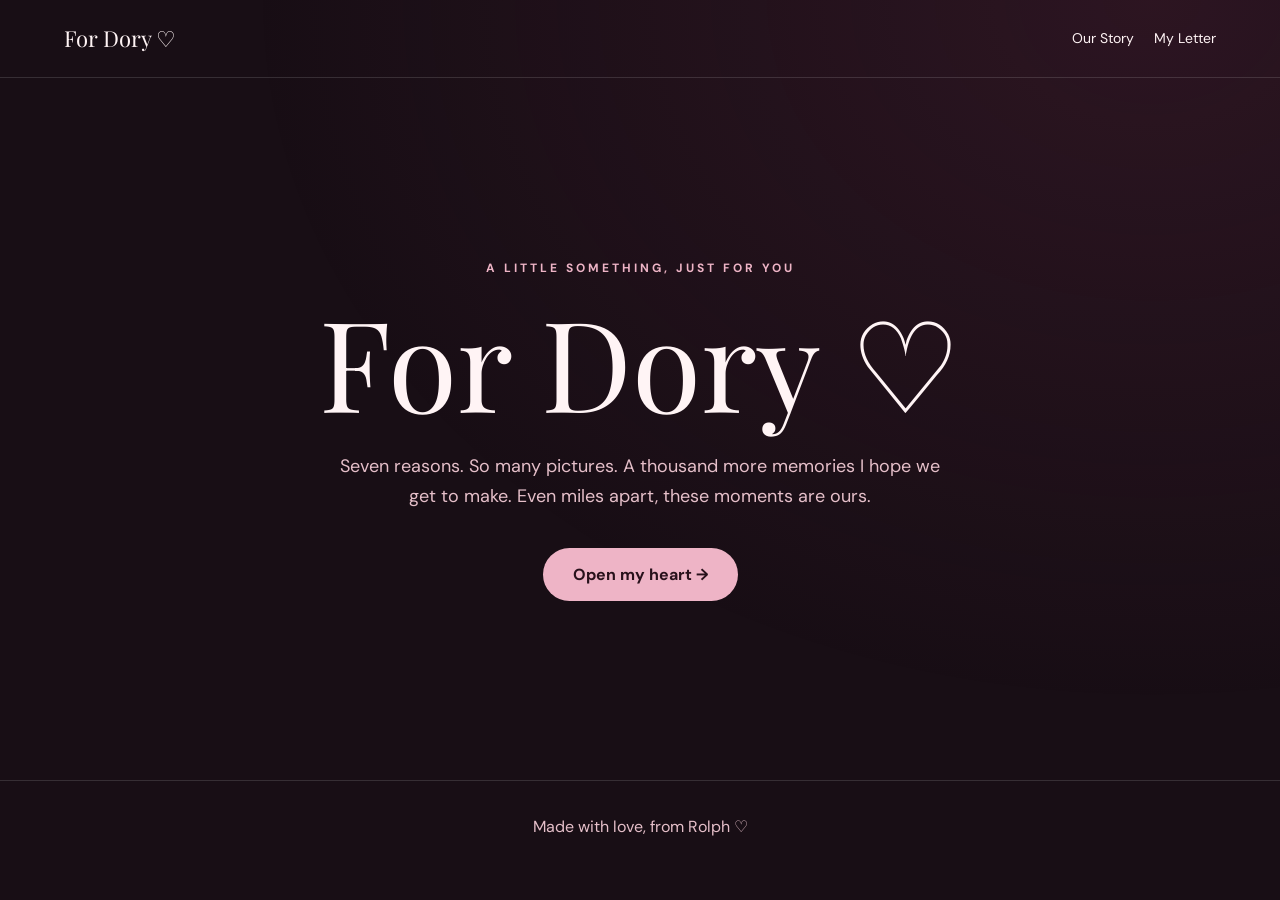
<file: index.html>
<!doctype html><html lang="en"><head><meta charset="utf-8"><meta name="viewport" content="width=device-width,initial-scale=1"><meta name="theme-color" content="#180e15"><title>For Dory ♡</title><link rel="stylesheet" href="style.css"></head><body><nav><a class="brand" href="index.html">For Dory ♡</a><div class="navlinks"><a href="memories.html">Our Story</a><a href="letter.html">My Letter</a></div></nav><main class="hero"><div><div class="eyebrow">A little something, just for you</div><h1>For Dory ♡</h1><p>Seven reasons. So many pictures. A thousand more memories I hope we get to make. Even miles apart, these moments are ours.</p><a class="btn" href="memories.html">Open my heart →</a></div></main><footer class="foot">Made with love, from Rolph ♡</footer></body></html>
</file>
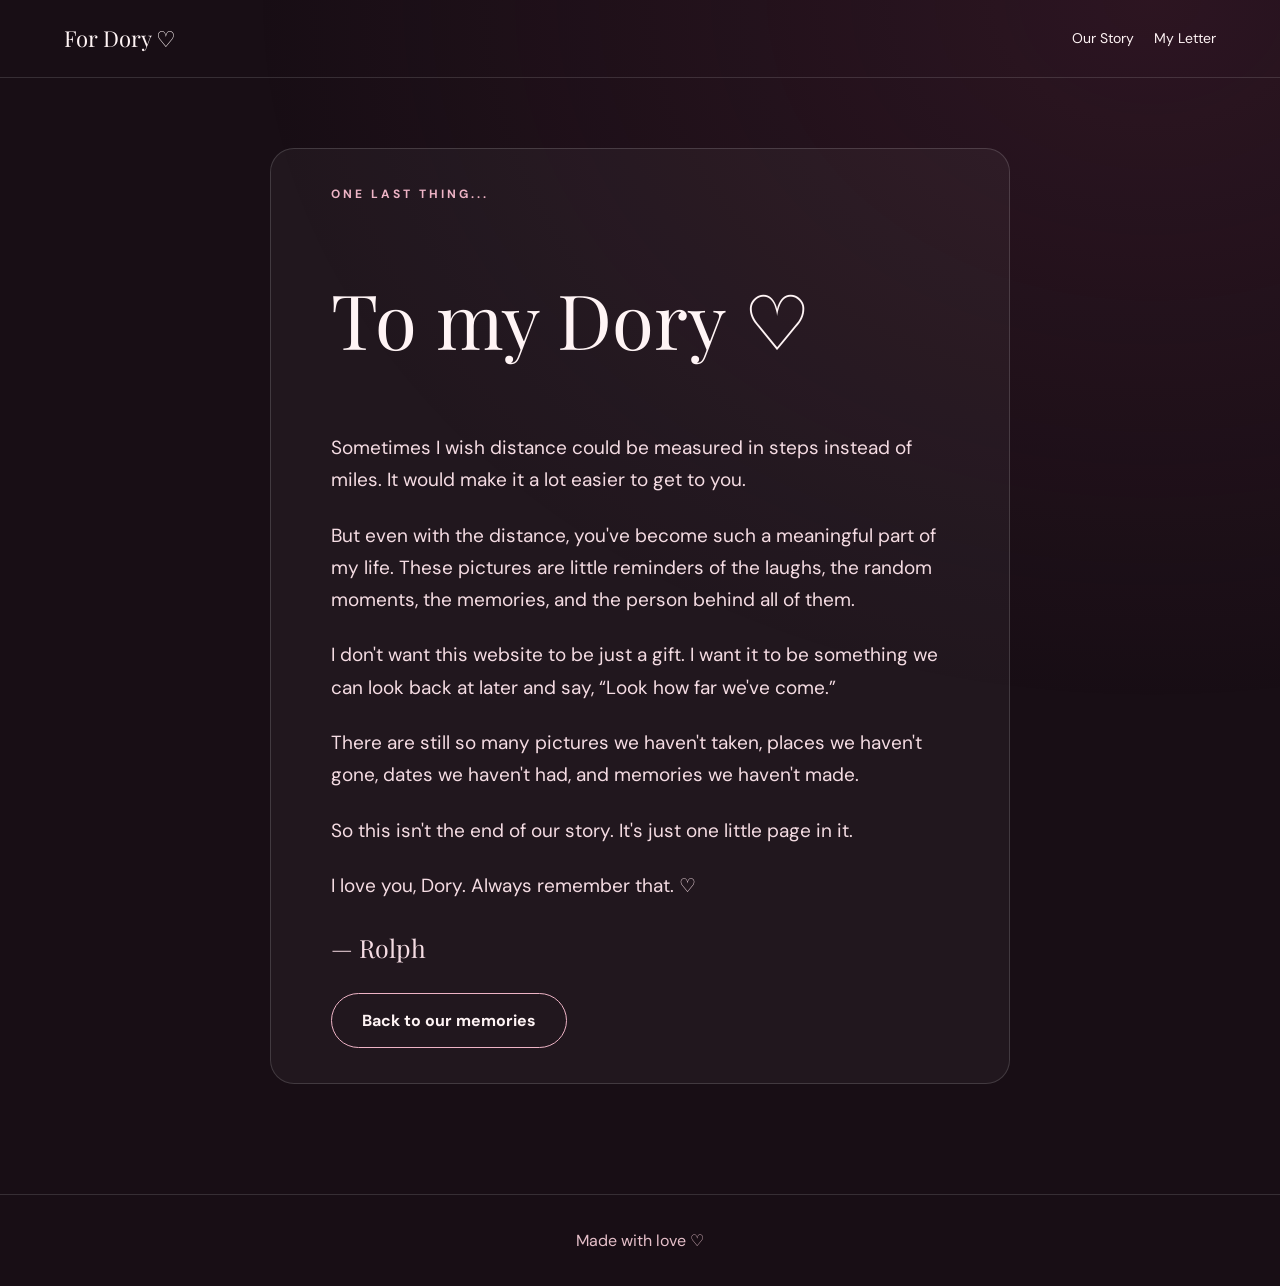
<file: letter.html>
<!doctype html><html lang="en"><head><meta charset="utf-8"><meta name="viewport" content="width=device-width,initial-scale=1"><meta name="theme-color" content="#180e15"><title>A Letter for Dory</title><link rel="stylesheet" href="style.css"></head><body><nav><a class="brand" href="index.html">For Dory ♡</a><div class="navlinks"><a href="memories.html">Our Story</a><a href="letter.html">My Letter</a></div></nav><main class="container"><article class="letter"><div class="eyebrow">One last thing...</div><h1>To my Dory ♡</h1><p>Sometimes I wish distance could be measured in steps instead of miles. It would make it a lot easier to get to you.</p><p>But even with the distance, you've become such a meaningful part of my life. These pictures are little reminders of the laughs, the random moments, the memories, and the person behind all of them.</p><p>I don't want this website to be just a gift. I want it to be something we can look back at later and say, “Look how far we've come.”</p><p>There are still so many pictures we haven't taken, places we haven't gone, dates we haven't had, and memories we haven't made.</p><p>So this isn't the end of our story. It's just one little page in it.</p><p>I love you, Dory. Always remember that. ♡</p><p style="font-family:'Playfair Display',serif;font-size:25px">— Rolph</p><a class="btn outline" href="memories.html">Back to our memories</a></article></main><footer class="foot">Made with love ♡</footer></body></html>
</file>
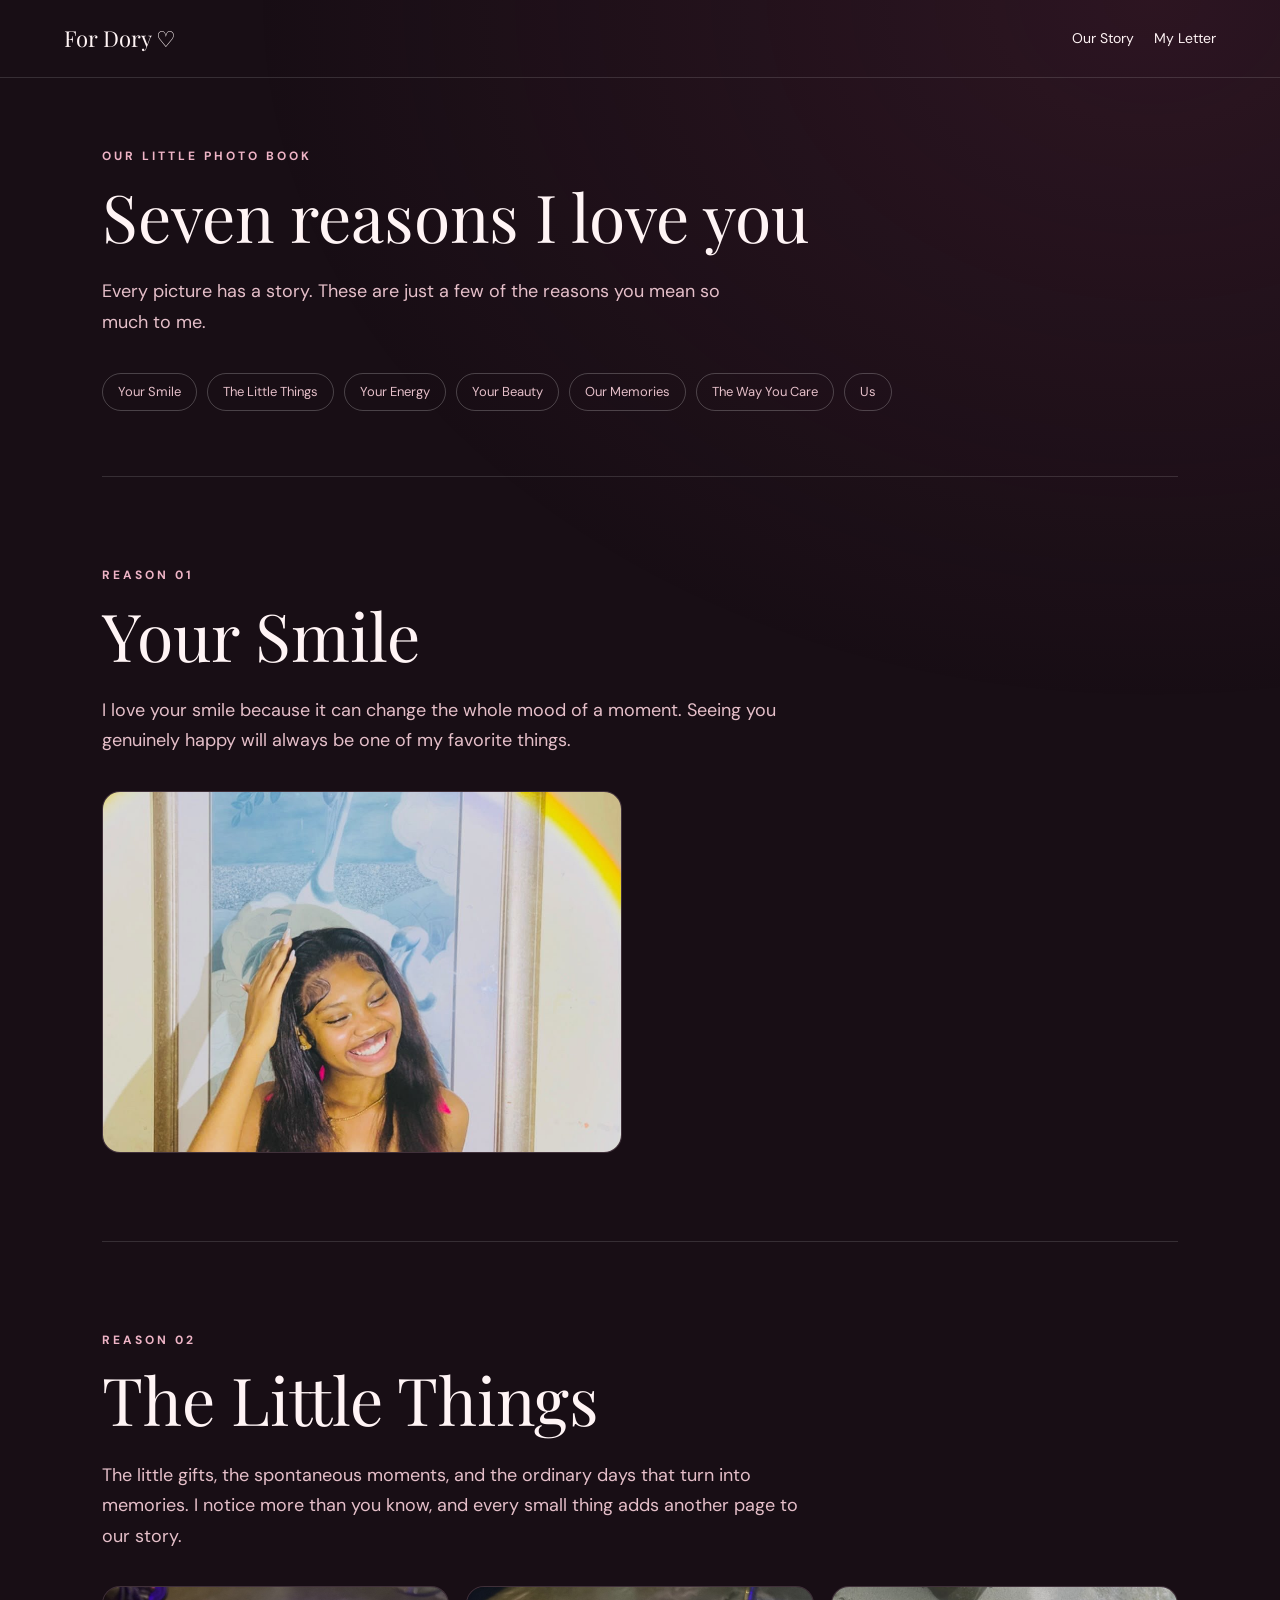
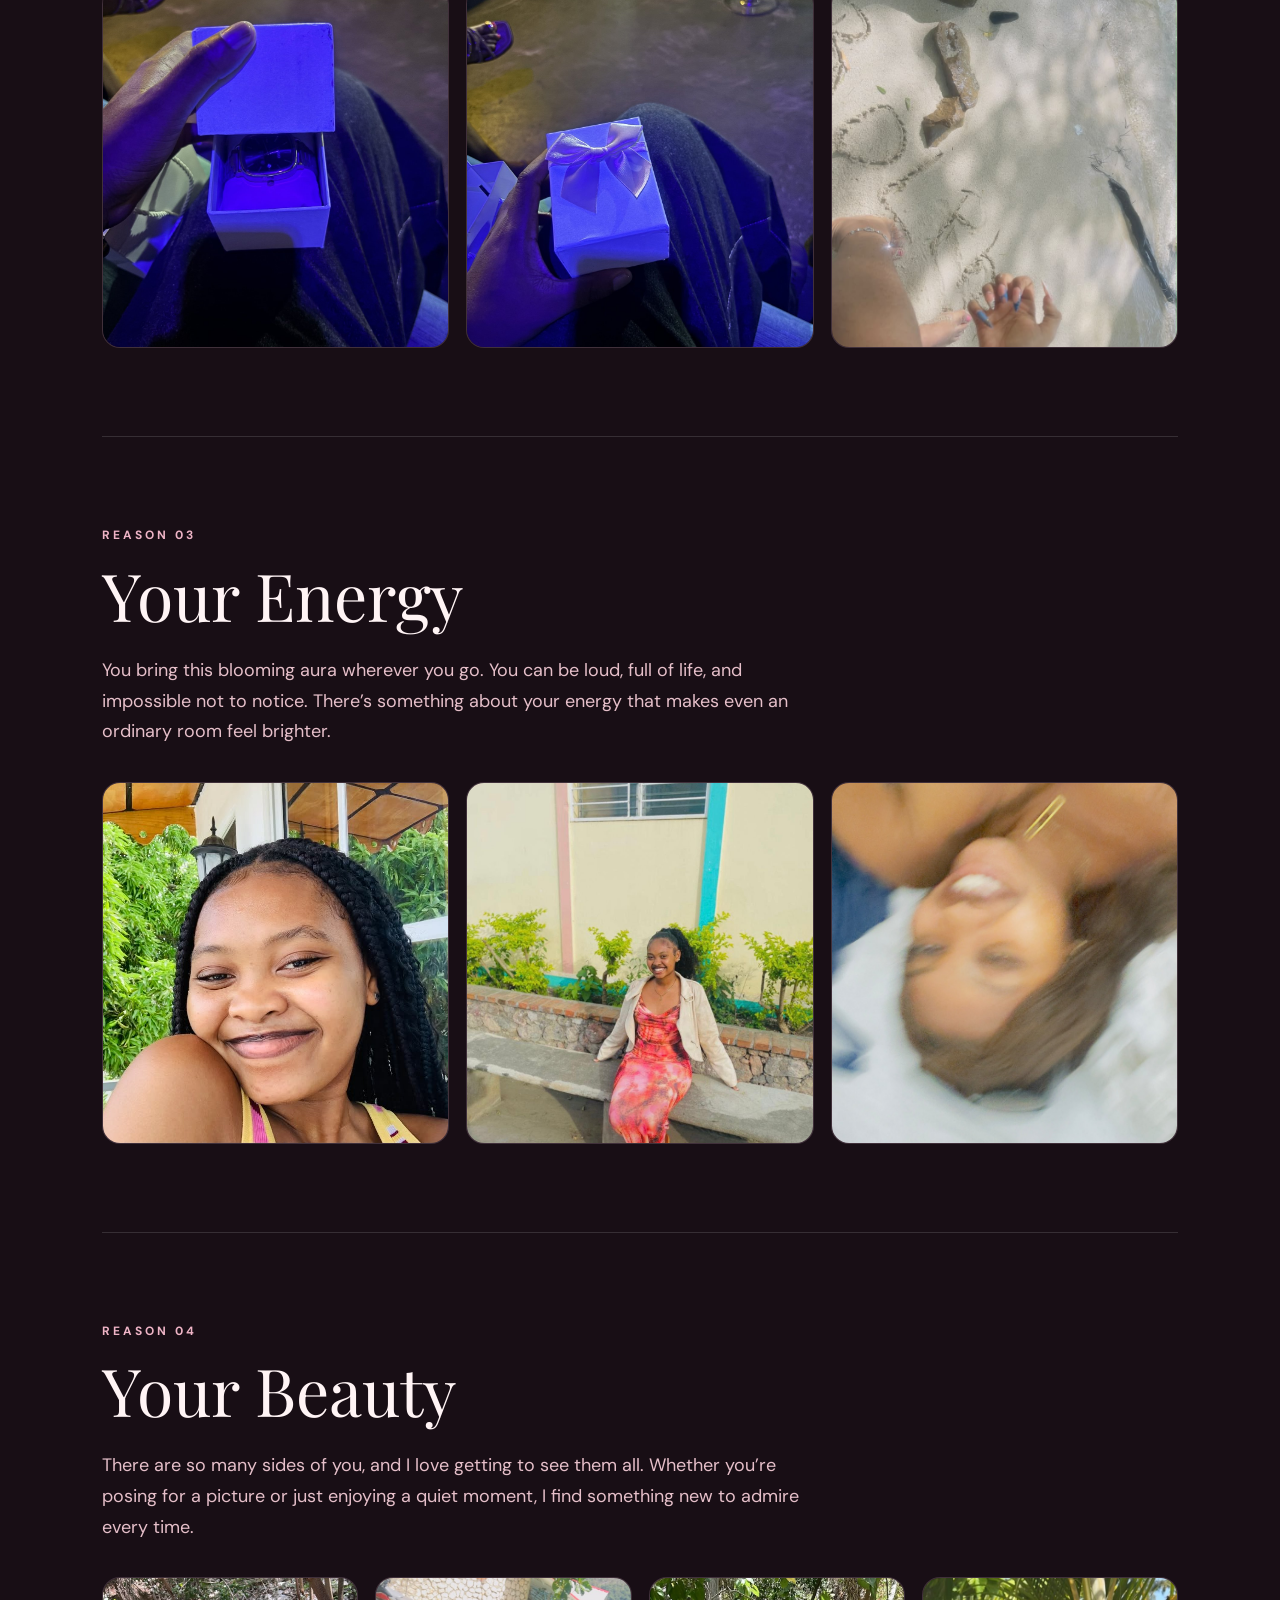
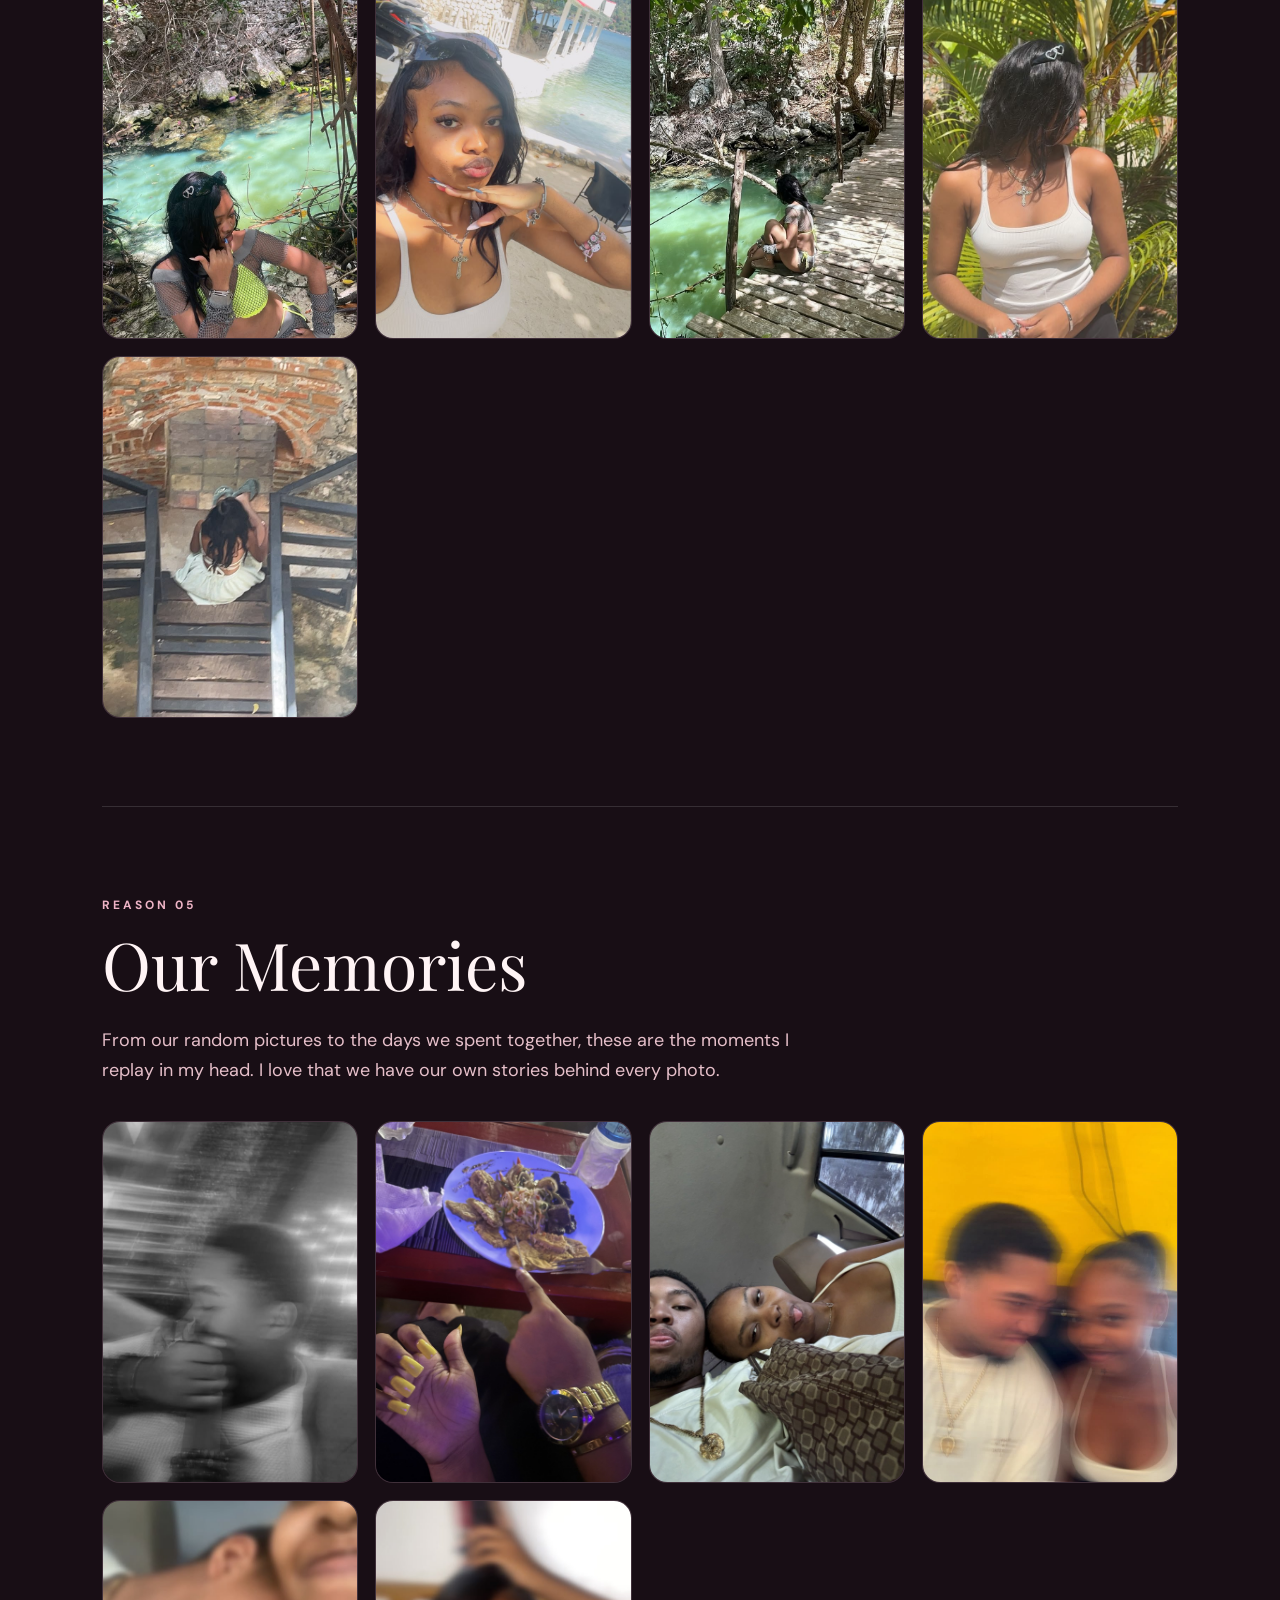
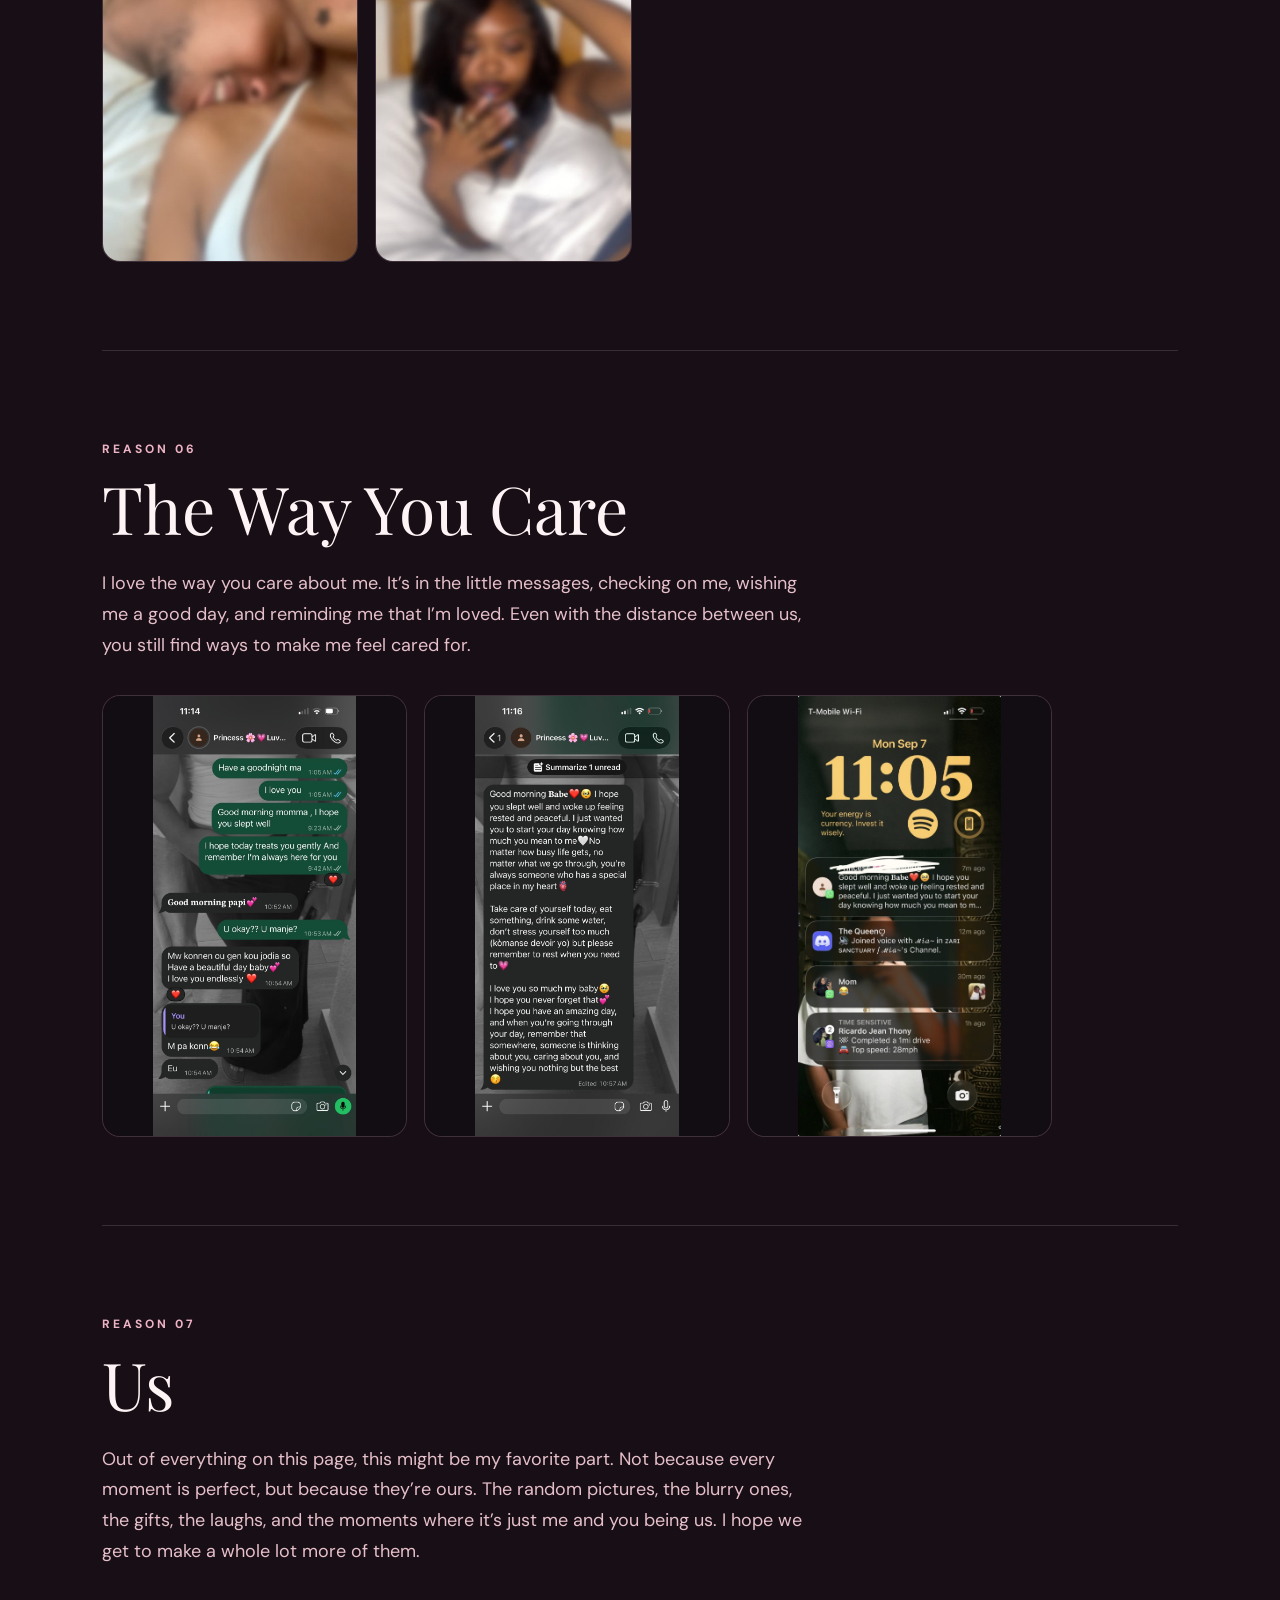
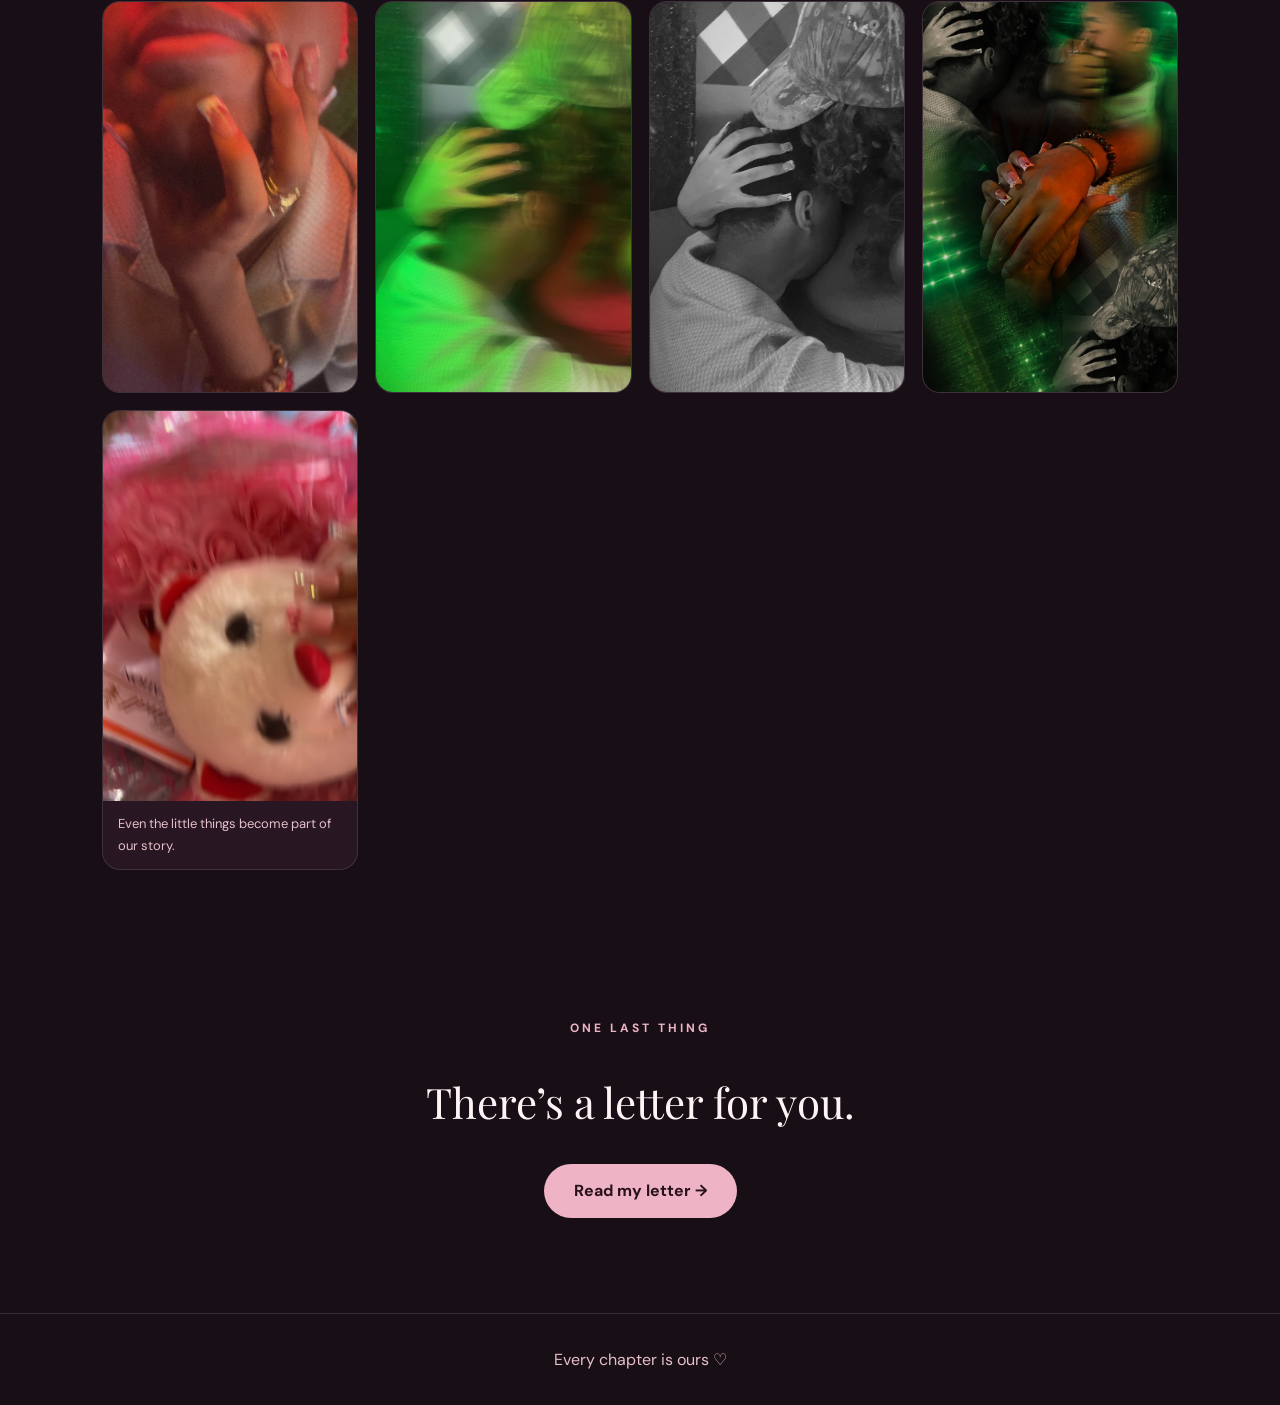
<file: memories.html>
<!doctype html><html lang="en"><head><meta charset="utf-8"><meta name="viewport" content="width=device-width,initial-scale=1"><meta name="theme-color" content="#180e15"><title>Our Story | For Dory</title><link rel="stylesheet" href="style.css"></head><body><nav><a class="brand" href="index.html">For Dory ♡</a><div class="navlinks"><a href="memories.html">Our Story</a><a href="letter.html">My Letter</a></div></nav><main class="container"><div style="padding:68px 0 0"><div class="eyebrow">Our little photo book</div><h1 class="page-title">Seven reasons I love you</h1><p class="intro" style="margin-left:0">Every picture has a story. These are just a few of the reasons you mean so much to me.</p></div><div class="chapter-nav"><a href="#smile">Your Smile</a><a href="#little">The Little Things</a><a href="#energy">Your Energy</a><a href="#beauty">Your Beauty</a><a href="#memories">Our Memories</a><a href="#care">The Way You Care</a><a href="#us">Us</a></div><section class="chapter" id="smile"><div class="eyebrow">Reason 01</div><h2>Your Smile</h2><p class="message">I love your smile because it can change the whole mood of a moment. Seeing you genuinely happy will always be one of my favorite things.</p><div class="gallery smile"><figure><img loading="lazy" src="photos/smile-1.jpg" alt="Your Smile — photo 1"></figure></div></section><section class="chapter" id="little"><div class="eyebrow">Reason 02</div><h2>The Little Things</h2><p class="message">The little gifts, the spontaneous moments, and the ordinary days that turn into memories. I notice more than you know, and every small thing adds another page to our story.</p><div class="gallery little"><figure><img loading="lazy" src="photos/little-1.jpg" alt="The Little Things — photo 1"></figure><figure><img loading="lazy" src="photos/little-2.jpg" alt="The Little Things — photo 2"></figure><figure><img loading="lazy" src="photos/little-3.jpg" alt="The Little Things — photo 3"></figure></div></section><section class="chapter" id="energy"><div class="eyebrow">Reason 03</div><h2>Your Energy</h2><p class="message">You bring this blooming aura wherever you go. You can be loud, full of life, and impossible not to notice. There’s something about your energy that makes even an ordinary room feel brighter.</p><div class="gallery energy"><figure><img loading="lazy" src="photos/energy-1.jpg" alt="Your Energy — photo 1"></figure><figure><img loading="lazy" src="photos/energy-2.jpg" alt="Your Energy — photo 2"></figure><figure><img loading="lazy" src="photos/energy-3.jpg" alt="Your Energy — photo 3"></figure></div></section><section class="chapter" id="beauty"><div class="eyebrow">Reason 04</div><h2>Your Beauty</h2><p class="message">There are so many sides of you, and I love getting to see them all. Whether you’re posing for a picture or just enjoying a quiet moment, I find something new to admire every time.</p><div class="gallery beauty"><figure><img loading="lazy" src="photos/beauty-1.jpg" alt="Your Beauty — photo 1"></figure><figure><img loading="lazy" src="photos/beauty-2.jpg" alt="Your Beauty — photo 2"></figure><figure><img loading="lazy" src="photos/beauty-3.jpg" alt="Your Beauty — photo 3"></figure><figure><img loading="lazy" src="photos/beauty-4.jpg" alt="Your Beauty — photo 4"></figure><figure><img loading="lazy" src="photos/beauty-5.jpg" alt="Your Beauty — photo 5"></figure></div></section><section class="chapter" id="memories"><div class="eyebrow">Reason 05</div><h2>Our Memories</h2><p class="message">From our random pictures to the days we spent together, these are the moments I replay in my head. I love that we have our own stories behind every photo.</p><div class="gallery memories"><figure><img loading="lazy" src="photos/memories-1.jpg" alt="Our Memories — photo 1"></figure><figure><img loading="lazy" src="photos/memories-2.jpg" alt="Our Memories — photo 2"></figure><figure><img loading="lazy" src="photos/memories-3.jpg" alt="Our Memories — photo 3"></figure><figure><img loading="lazy" src="photos/memories-4.jpg" alt="Our Memories — photo 4"></figure><figure><img loading="lazy" src="photos/memories-5.jpg" alt="Our Memories — photo 5"></figure><figure><img loading="lazy" src="photos/memories-6.jpg" alt="Our Memories — photo 6"></figure></div></section><section class="chapter" id="care"><div class="eyebrow">Reason 06</div><h2>The Way You Care</h2><p class="message">I love the way you care about me. It’s in the little messages, checking on me, wishing me a good day, and reminding me that I’m loved. Even with the distance between us, you still find ways to make me feel cared for.</p><div class="gallery care"><figure><img loading="lazy" src="photos/care-1.jpg" alt="The Way You Care — photo 1"></figure><figure><img loading="lazy" src="photos/care-2.jpg" alt="The Way You Care — photo 2"></figure><figure><img loading="lazy" src="photos/care-3.jpg" alt="The Way You Care — photo 3"></figure></div></section><section class="chapter" id="us"><div class="eyebrow">Reason 07</div><h2>Us</h2><p class="message">Out of everything on this page, this might be my favorite part. Not because every moment is perfect, but because they’re ours. The random pictures, the blurry ones, the gifts, the laughs, and the moments where it’s just me and you being us. I hope we get to make a whole lot more of them.</p><div class="gallery us"><figure><img loading="lazy" src="photos/us-1.jpg" alt="Us — photo 1"></figure><figure><img loading="lazy" src="photos/us-2.jpg" alt="Us — photo 2"></figure><figure><img loading="lazy" src="photos/us-3.jpg" alt="Us — photo 3"></figure><figure><img loading="lazy" src="photos/us-4.jpg" alt="Us — photo 4"></figure><figure><img loading="lazy" src="photos/us-5.jpg" alt="Us — photo 5"><figcaption>Even the little things become part of our story.</figcaption></figure></div></section><div class="end"><div class="eyebrow">One last thing</div><h2>There’s a letter for you.</h2><a class="btn" href="letter.html">Read my letter →</a></div></main><footer class="foot">Every chapter is ours ♡</footer></body></html>
</file>
<file: style.css>
@import url('https://fonts.googleapis.com/css2?family=DM+Sans:wght@400;500;600;700&family=Playfair+Display:wght@400;600;700&display=swap');:root{--bg:#180e15;--panel:#281722;--ink:#fff4f5;--soft:#e5bfc9;--accent:#eeb4c6}*{box-sizing:border-box}html{scroll-behavior:smooth}body{margin:0;background:var(--bg);color:var(--ink);font-family:'DM Sans',Arial,sans-serif;line-height:1.7}body:before{content:'';position:fixed;inset:0;pointer-events:none;background:radial-gradient(ellipse at 90% 0%,#6a2b4840,transparent 55%);z-index:-1}nav{display:flex;justify-content:space-between;align-items:center;padding:20px clamp(20px,5vw,80px);border-bottom:1px solid #ffffff22}nav a{color:var(--ink);text-decoration:none}.brand{font-family:'Playfair Display',serif;font-size:22px}.navlinks{display:flex;gap:20px}.navlinks a{font-size:14px}.hero{min-height:78vh;display:flex;align-items:center;justify-content:center;text-align:center;padding:60px 24px}.hero h1{font:clamp(56px,11vw,126px)/1.1 'Playfair Display',serif;margin:14px 0}.eyebrow{color:var(--accent);letter-spacing:.25em;text-transform:uppercase;font-size:12px;font-weight:700}.hero p,.intro{max-width:630px;margin:20px auto 36px;color:var(--soft);font-size:18px}.btn{display:inline-block;text-decoration:none;background:var(--accent);color:#28111b;border-radius:999px;padding:13px 30px;font-weight:700}.outline{background:transparent;border:1px solid var(--accent);color:var(--ink)}.container{max-width:1120px;margin:auto;padding:0 22px}.chapter{padding:88px 0;border-top:1px solid #ffffff22;scroll-margin-top:20px}.chapter h2,.page-title{font:clamp(38px,6vw,66px)/1.2 'Playfair Display',serif;margin:10px 0 20px}.chapter .message{font-size:18px;color:var(--soft);max-width:720px;margin:0 0 35px}.gallery{display:grid;grid-template-columns:repeat(auto-fit,minmax(min(100%,240px),1fr));gap:17px;align-items:stretch}.gallery figure{margin:0;overflow:hidden;border-radius:18px;background:var(--panel);border:1px solid #ffffff1c}.gallery img{display:block;width:100%;height:360px;object-fit:cover}.gallery.care{grid-template-columns:repeat(auto-fit,minmax(min(100%,245px),1fr));max-width:950px}.gallery.care img{height:440px;object-fit:contain;background:#120d12}.gallery.us img{height:390px}.gallery figcaption{padding:12px 15px;font-size:13px;color:var(--soft)}.chapter .gallery figure:first-child:nth-last-child(1){max-width:520px}.letter{max-width:740px;margin:70px auto 110px;padding:35px clamp(24px,5vw,60px);border-radius:24px;background:#ffffff0a;border:1px solid #ffffff26}.letter p{font-size:19px;color:#f5dce3;margin-bottom:23px}.letter h1{font:clamp(44px,7vw,76px) 'Playfair Display',serif}.foot{text-align:center;padding:32px;color:var(--soft);border-top:1px solid #ffffff22}.chapter-nav{display:flex;flex-wrap:wrap;gap:10px;margin:30px 0 65px}.chapter-nav a{color:var(--soft);border:1px solid #ffffff38;border-radius:999px;padding:7px 15px;text-decoration:none;font-size:13px}.end{text-align:center;padding:60px 0 95px}.end h2{font:42px 'Playfair Display',serif}@media(max-width:600px){.gallery{grid-template-columns:repeat(2,minmax(0,1fr));gap:10px}.gallery img,.gallery.us img{height:240px}.gallery.care{grid-template-columns:1fr}.gallery.care img{height:390px}.navlinks{gap:12px}.chapter{padding:58px 0}.chapter .message{font-size:16px}}
</file>
